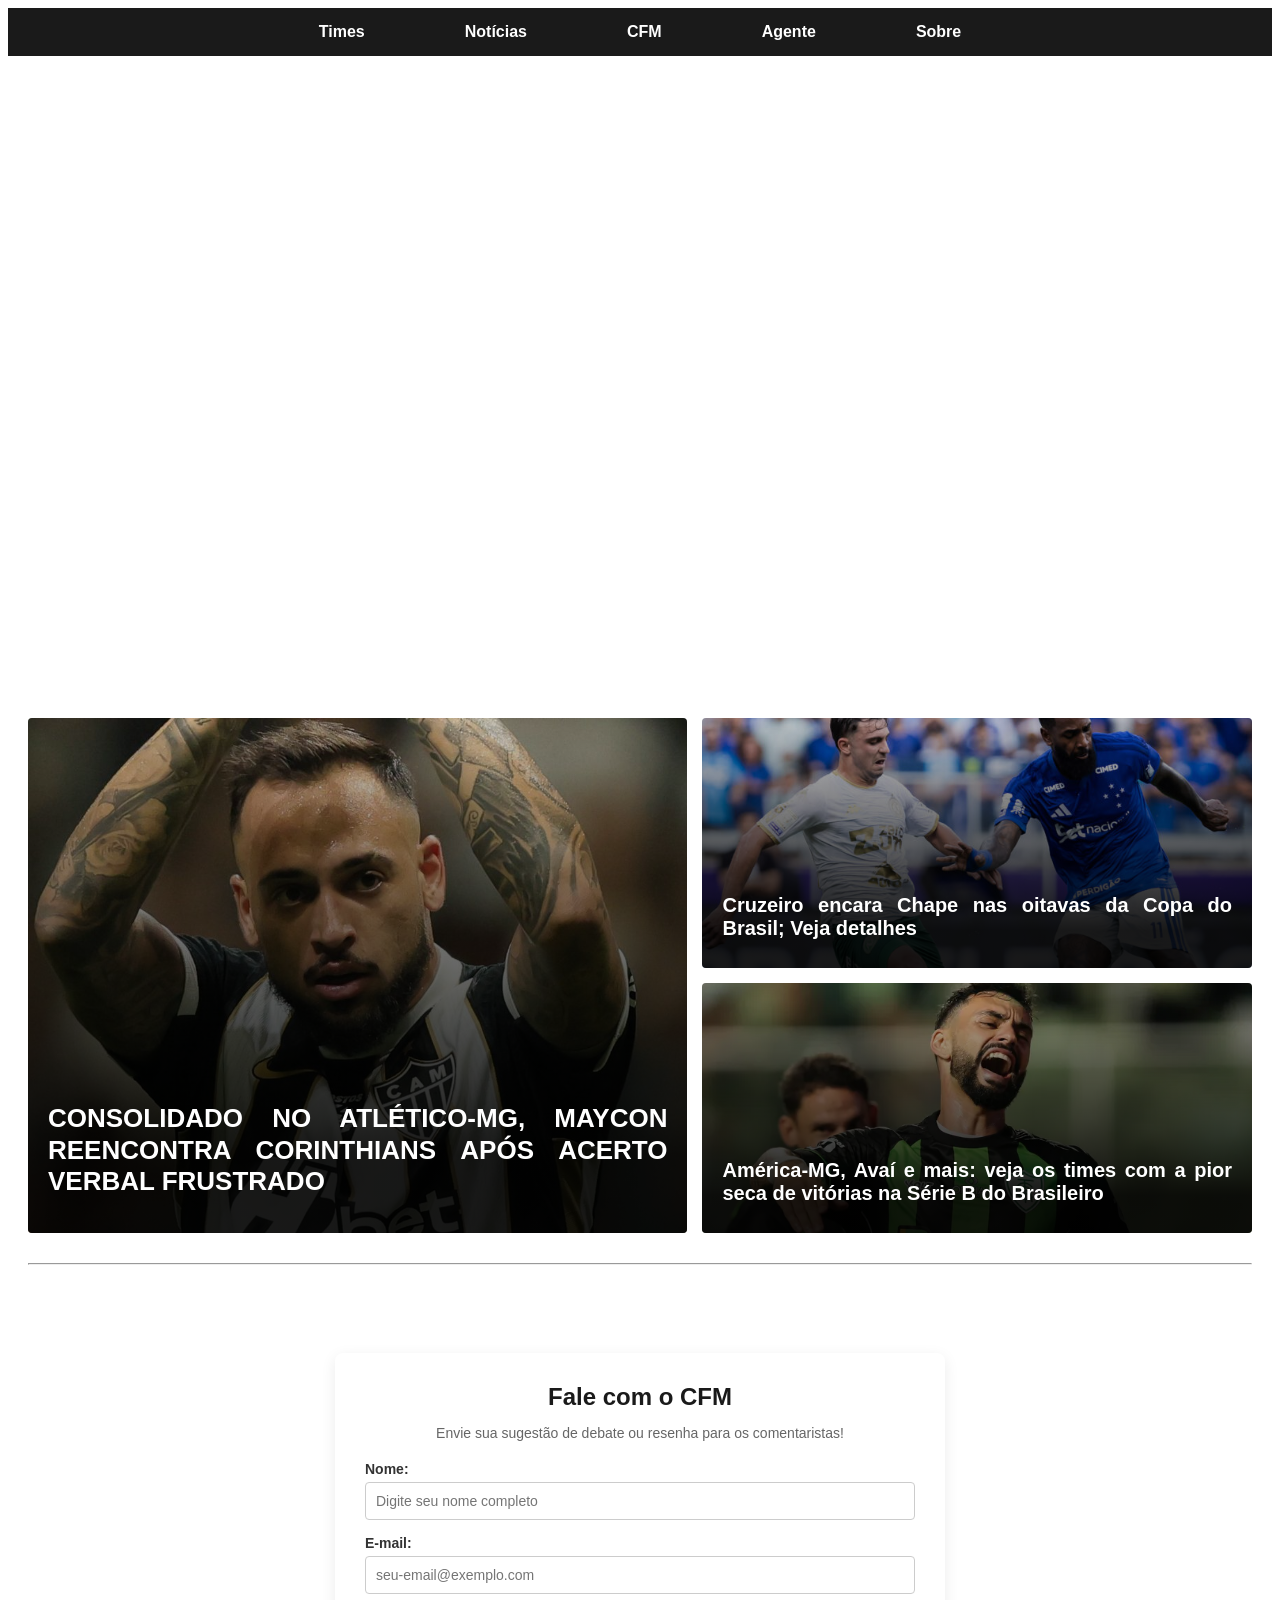
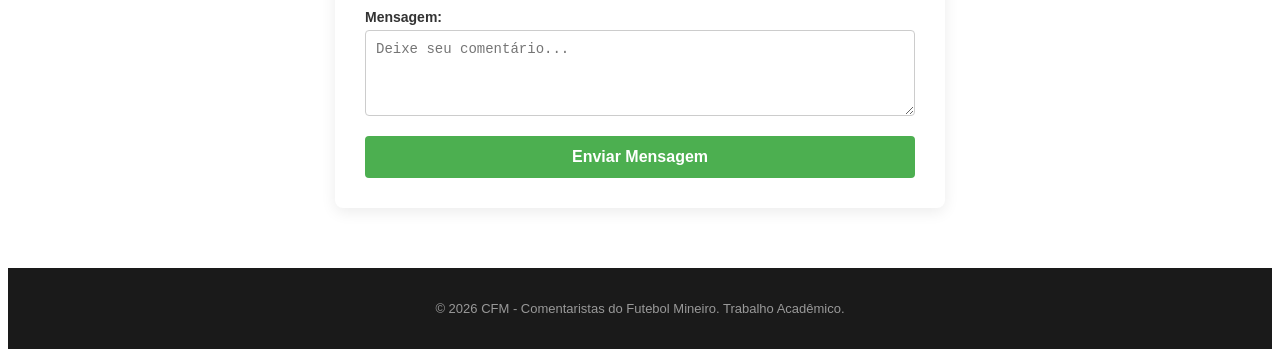
<file: index.html>
<!DOCTYPE html>
<html lang="pt-BR">
<head>
    <meta charset="UTF-8">
    <meta name="viewport" content="width=device-width, initial-scale=1.0">
    <title>CFM-(Comentaristas do Futebol Mineiro)</title>
    <link rel="stylesheet" href="frentedosite.css">
</head>
<body>
    <script>
        window.alert('Olá colega');
    </script>
    <header>
        <nav class="navegação-tela-inicial">
        <a href="times.html" target="_blank" rel="noopener noreferrer">Times</a>
        <a href="noticias.html" target="_blank" rel="noopener noreferrer">Notícias</a>
        <a href="index.html">CFM</a>
        <a href="estatisticas.html" target="_blank" rel="noopener noreferrer">Agente</a>
        <a href="sobre.html" target="_blank" rel="noopener noreferrer">Sobre</a>
        </nav>
    </header>

    <main>
    <div class="texto-pagina-inicial">
    <video src="Videos/Videos dos times.mp4" autoplay loop muted playsinline style="width: 100%; max-width: 1350px; height: auto; display: block; margin: 0 auto;"></video>
        
        <div class="grade-noticias">
            
            <div class="card-noticia grande" style="background-image: url('Imagens/Imagem\ Maycon.jpg');">
                <div class="conteudo-noticia">
                    <h2 class="titulo-noticia">Consolidado no Atlético-MG, Maycon reencontra Corinthians após acerto verbal frustrado</h2>
                    
                    <p class="subtitulo-noticia"></p>
                    <p></p>
                </div>
            </div>

            <div class="card-noticia pequena" style="background-image: url('Imagens/Cruzeiro\ e\ chape.jpg');">
                <div class="conteudo-noticia">
                    <h2 class="titulo-noticia-pequena">Cruzeiro encara Chape nas oitavas da Copa do Brasil; Veja detalhes</h2>
                </div>
            </div>

            <div class="card-noticia pequena" style="background-image: url('Imagens/America.webp');">
                <div class="conteudo-noticia">
                    <h2 class="titulo-noticia-pequena">
América-MG, Avaí e mais: veja os times com a pior seca de vitórias na Série B do Brasileiro</h2>
                    <p class="subtitulo-noticia"></p>
                </div>
            </div>

        </div>
        <hr>
    </main>
<section class="secao-contato">
    <h2>Fale com o CFM</h2>
    <p>Envie sua sugestão de debate ou resenha para os comentaristas!</p>
        
    <form class="formulario-contato">
        <div class="grupo-campo">
            <label for="nome">Nome:</label>
            <input type="text" id="nome" name="nome" placeholder="Digite seu nome completo" required>
            </div>
            
            <div class="grupo-campo">
                <label for="email">E-mail:</label>
                <input type="email" id="email" name="email" placeholder="seu-email@exemplo.com" required>
            </div>
            
            <div class="grupo-campo">
                <label for="mensagem">Mensagem:</label>
                <textarea id="mensagem" name="mensagem" rows="4" placeholder="Deixe seu comentário..." required></textarea>
            </div>
            
            <button type="submit" class="botao-enviar">Enviar Mensagem</button>
        </form>
    </section>

    <footer class="rodape-site">
        <p>&copy; 2026 CFM - Comentaristas do Futebol Mineiro. Trabalho Acadêmico.</p>
    </footer>
</body>
</html>
</file>
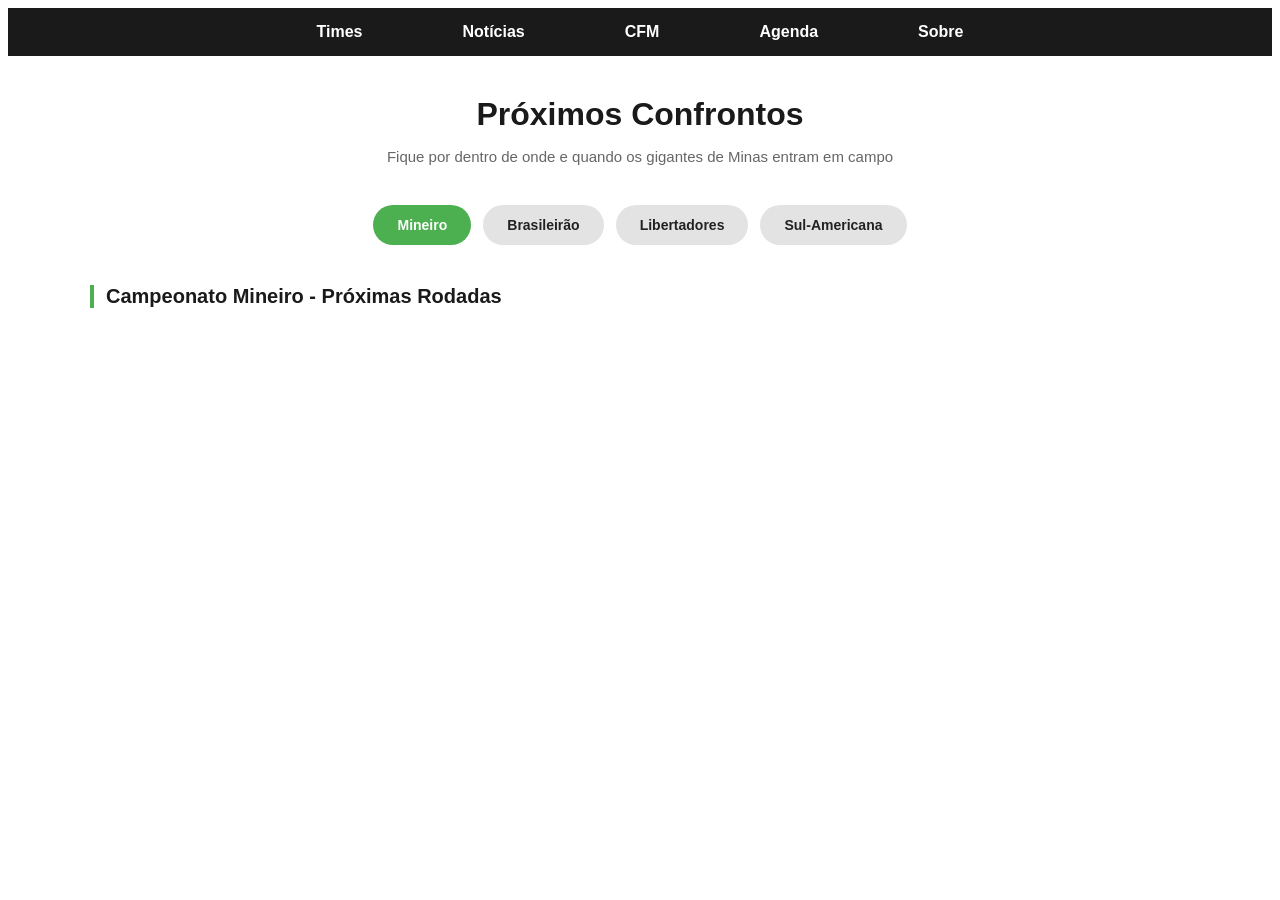
<file: estatisticas.html>
<!DOCTYPE html>
<html lang="pt-BR">
<head>
    <meta charset="UTF-8">
    <meta name="viewport" content="width=device-width, initial-scale=1.0">
    <title>Agenda de Jogos - CFM</title>
    <link rel="stylesheet" href="frentedosite.css">
    <link rel="stylesheet" href="estatisticas.css">
</head>
<body>

    <header>
        <nav class="navegação-tela-inicial">
            <a href="times.html" target="_blank" rel="noopener noreferrer">Times</a>
            <a href="noticias.html" target="_blank" rel="noopener noreferrer">Notícias</a>
            <a href="index.html">CFM</a>
            <a href="estatisticas.html" target="_blank" rel="noopener noreferrer">Agenda</a>
            <a href="sobre.html" target="_blank" rel="noopener noreferrer">Sobre</a>
        </nav>
    </header>

    <main class="container-agenda">
        <h1 class="titulo-agenda">Próximos Confrontos</h1>
        <p class="subtitulo-agenda">Fique por dentro de onde e quando os gigantes de Minas entram em campo</p>
        
        <div class="botoes-campeonatos">
            <button class="btn-camp ativo" onclick="mudarCampeonato('mineiro')">Mineiro</button>
            <button class="btn-camp" onclick="mudarCampeonato('brasileirao')">Brasileirão</button>
            <button class="btn-camp" onclick="mudarCampeonato('libertadores')">Libertadores</button>
            <button class="btn-camp" onclick="mudarCampeonato('sudamericana')">Sul-Americana</button>
        </div>

        <div id="mineiro" class="agenda-container ativa">
            <h2>Campeonato Mineiro - Próximas Rodadas</h2>
        </div>

        <div id="brasileirao" class="agenda-container">
            <h2>Campeonato Brasileiro</h2>
            <div class="grade-jogos">
                <div class="card-jogo">
                    <div class="info-campeonato">Série A - Rodada 18</div>
                    <div class="confronto">
                        <span class="time-mandante">Cruzeiro</span>
                        <span class="X">X</span>
                        <span class="time-visitante">Fluminense</span>
                    </div>
                    <div class="detalhes-jogo">Domingo, 31/05 - 20:30h</div>
                </div>
                <div class="card-jogo">
                    <div class="info-campeonato">Série A - Rodada 18</div>
                    <div class="confronto">
                        <span class="time-mandante">Vasco</span>
                        <span class="X">X</span>
                        <span class="time-visitante">Atlético-MG</span>
                    </div>
                    <div class="detalhes-jogo">Domingo, 31/05 - 16:00h</div>
                </div>
            </div>
        </div>

        <div id="libertadores" class="agenda-container">
            <h2>Conmebol Libertadores</h2>
            <div class="grade-jogos">
                <div class="card-jogo internacional">
                    <div class="info-campeonato">Fase de Grupo</div>
                    <div class="confronto">
                        <span class="time-mandante">Cruzeiro</span>
                        <span class="X">X</span>
                        <span class="time-visitante">Barcelona SC</span>
                    </div>
                    <div class="detalhes-jogo">Quinta-Feira, 28/05 - 21:30h</div>
                </div>
                <div class="card-jogo sem-jogo">
                    <p>América e Atletico Mineiro não possuem partidas agendadas nesta competição.</p>
                </div>
            </div>
        </div>

        <div id="sudamericana" class="agenda-container">
            <h2>Conmebol Sudamericana</h2>
            <div class="grade-jogos">
                <div class="card-jogo internacional">
                    <div class="info-campeonato">Fase de Grupo</div>
                    <div class="confronto">
                        <span class="time-mandante">Atletico Mineiro</span>
                        <span class="X">X</span>
                        <span class="time-visitante">Puerto Cabello</span>
                    </div>
                    <div class="detalhes-jogo">Quarta-feira, 27/05 - 19:00h</div>
                </div>
                <div class="card-jogo sem-jogo">
                    <p>Cruzeiro e América não possuem partidas agendadas nesta competição.</p>
                </div>
            </div>
        </div>
    </main>

    <script>
        function mudarCampeonato(idCampeonato) {
            // Esconde todos os blocos de jogos
            const blocos = document.querySelectorAll('.agenda-container');
            blocos.forEach(bloco => bloco.classList.remove('ativa'));

            // Remove a marcação verde do botão antigo
            const botoes = document.querySelectorAll('.btn-camp');
            botoes.forEach(botao => botao.classList.remove('ativo'));

            // Mostra o bloco selecionado e pinta o botão de verde
            document.getElementById(idCampeonato).classList.add('ativa');
            event.currentTarget.classList.add('ativo');
        }
    </script>

</body>
</html>
</file>
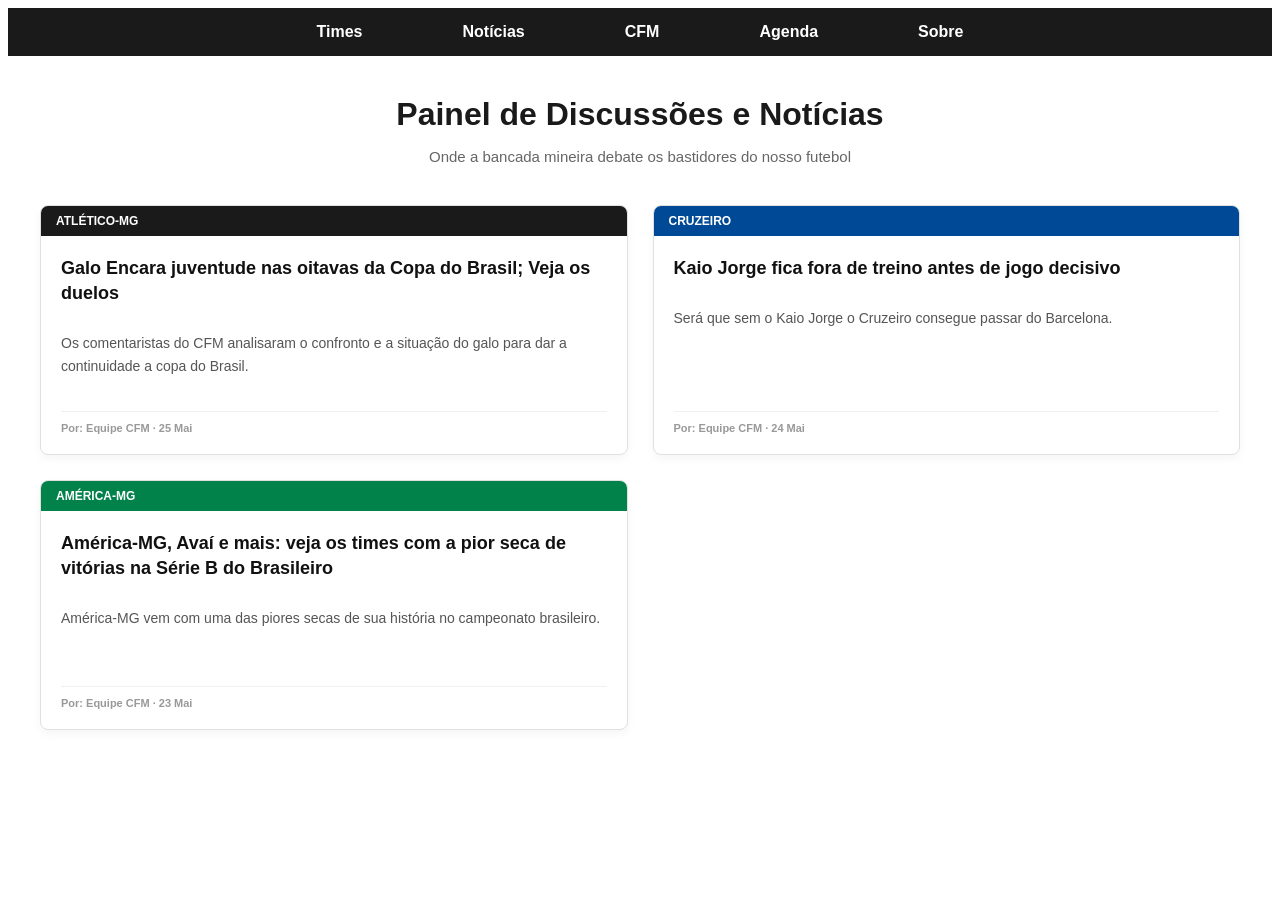
<file: noticias.html>
<!DOCTYPE html>
<html lang="pt-BR">
<head>
    <meta charset="UTF-8">
    <meta name="viewport" content="width=device-width, initial-scale=1.0">
    <title>Notícias e Resenhas - CFM</title>
    <link rel="stylesheet" href="frentedosite.css">
    <link rel="stylesheet" href="noticias.css">
</head>
<body>

    <header>
        <nav class="navegação-tela-inicial">
            <a href="times.html" target="_blank" rel="noopener noreferrer">Times</a>
            <a href="noticias.html" target="_blank" rel="noopener noreferrer">Notícias</a>
            <a href="index.html">CFM</a>
            <a href="estatisticas.html" target="_blank" rel="noopener noreferrer">Agenda</a>
            <a href="sobre.html" target="_blank" rel="noopener noreferrer">Sobre</a>
        </nav>
    </header>

    <main class="container-noticias">
        <h1 class="titulo-pagina-noticias">Painel de Discussões e Notícias</h1>
        <p class="subtitulo-noticias">Onde a bancada mineira debate os bastidores do nosso futebol</p>

        <section class="grade-noticias">
            
            <article class="card-noticias">
                <div class="categoria galo">Atlético-MG</div>
                <div class="conteudo-card">
                    <h3>
                        <a href="https://ge.globo.com/futebol/copa-do-brasil/noticia/2026/05/26/copa-do-brasil-2026-veja-os-confrontos-das-oitavas-de-final.ghtml" target="_blank" rel="noopener noreferrer" class="link-noticia-titulo">
                            Galo Encara juventude nas oitavas da Copa do Brasil; Veja os duelos
                        </a>
                    </h3>
                    <p>Os comentaristas do CFM analisaram o confronto e a situação do galo para dar a continuidade a copa do Brasil.</p>
                    <span class="autor-data">Por: Equipe CFM · 25 Mai</span>
                </div>
            </article>

            <article class="card-noticias">
                <div class="categoria raposa">Cruzeiro</div>
                <div class="conteudo-card">
                    <h3>
                        <a href="https://ge.globo.com/futebol/times/cruzeiro/noticia/2026/05/26/cruzeiro-x-barcelona-equ-kaio-jorge-fica-fora-de-treino-antes-de-jogo-decisivo.ghtml" target="_blank" rel="noopener noreferrer" class="link-noticia-titulo">
                            Kaio Jorge fica fora de treino antes de jogo decisivo
                        </a>
                    </h3>
                    <p>Será que sem o Kaio Jorge o Cruzeiro consegue passar do Barcelona.</p>
                    <span class="autor-data">Por: Equipe CFM · 24 Mai</span>
                </div>
            </article>

            <article class="card-noticias">
                <div class="categoria coelho">América-MG</div>
                <div class="conteudo-card">
                    <h3>
                        <a href="https://ge.globo.com/sc/futebol/brasileirao-serie-b/noticia/2026/05/26/america-mg-avai-e-mais-veja-os-times-com-a-pior-seca-de-vitorias-na-serie-b-do-brasileiro.ghtml" target="_blank" rel="noopener noreferrer" class="link-noticia-titulo">
                            América-MG, Avaí e mais: veja os times com a pior seca de vitórias na Série B do Brasileiro
                        </a>
                    </h3>
                    <p>América-MG vem com uma das piores secas de sua história no campeonato brasileiro.</p>
                    <span class="autor-data">Por: Equipe CFM · 23 Mai</span>
                </div>
            </article>

           

        </section>
    </main>

</body>
</html>
</file>
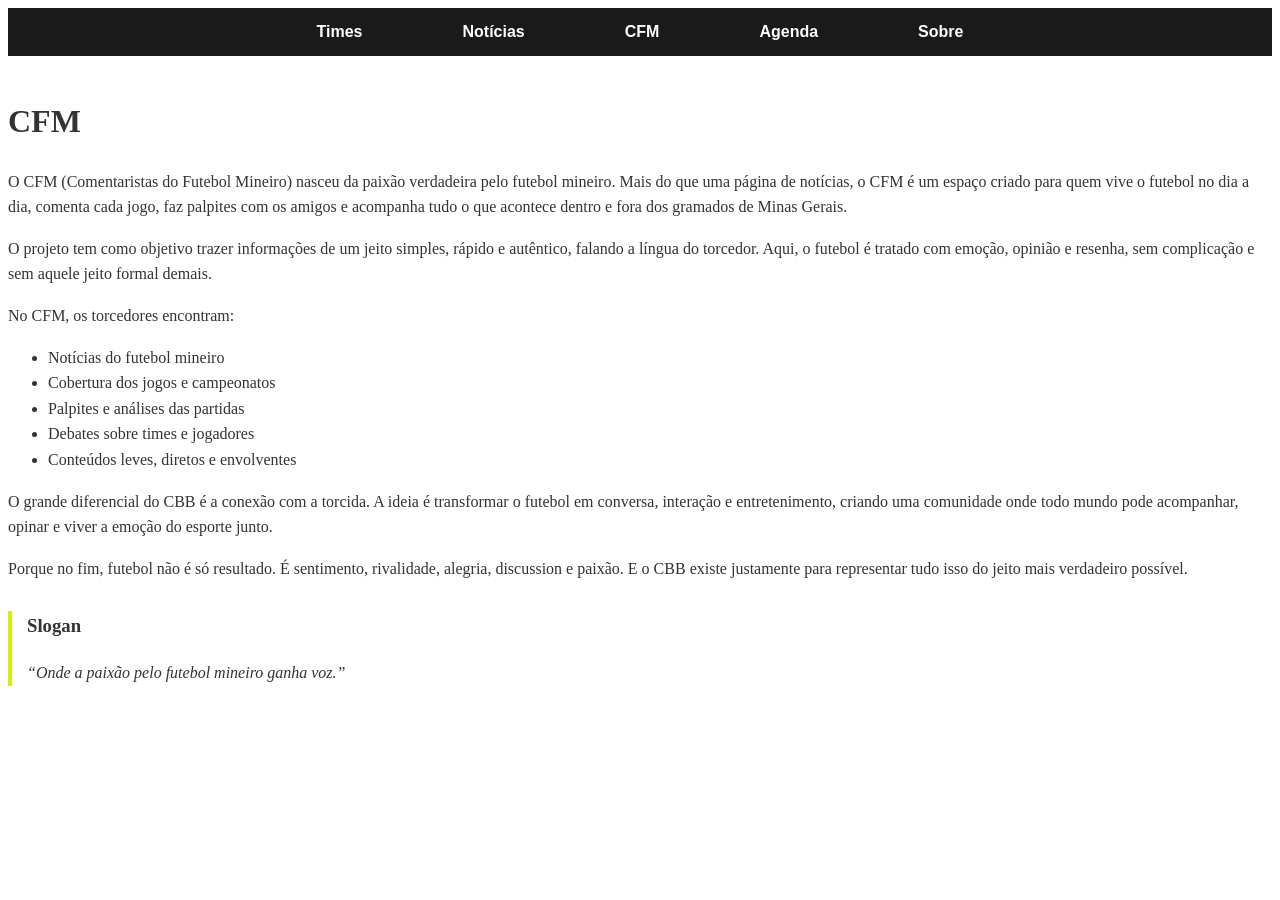
<file: sobre.html>
<!DOCTYPE html>
<html lang="en">
<head>
    <meta charset="UTF-8">
    <meta name="viewport" content="width=device-width, initial-scale=1.0">
    <title>Document</title>
    <link rel="stylesheet" href="frentedosite.css">
</head>
<body>
    <header>
        <nav class="navegação-tela-inicial">
        <a href="times.html" target="_blank" rel="noopener noreferrer">Times</a>
        <a href="noticias.html" target="_blank" rel="noopener noreferrer">Notícias</a>
        <a href="index.html">CFM</a>
        <a href="estatisticas.html" target="_blank" rel="noopener noreferrer">Agenda</a>
        <a href="sobre.html" target="_blank" rel="noopener noreferrer">Sobre</a>
        </nav>
    </header>

    <div class="sobre-conteudo">
        <h1>CFM</h1>
            <p>O CFM (Comentaristas do Futebol Mineiro) nasceu da paixão verdadeira pelo futebol mineiro. Mais do que uma página de notícias, o CFM é um espaço criado para quem vive o futebol no dia a dia, comenta cada jogo, faz palpites com os amigos e acompanha tudo o que acontece dentro e fora dos gramados de Minas Gerais.</p>

            <p>O projeto tem como objetivo trazer informações de um jeito simples, rápido e autêntico, falando a língua do torcedor. Aqui, o futebol é tratado com emoção, opinião e resenha, sem complicação e sem aquele jeito formal demais.</p>

            <p>No CFM, os torcedores encontram:</p>

            <ul>
                <li>Notícias do futebol mineiro</li>
                <li>Cobertura dos jogos e campeonatos</li>
                <li>Palpites e análises das partidas</li>
                <li>Debates sobre times e jogadores</li>
                <li>Conteúdos leves, diretos e envolventes</li>
            </ul>

            <p>O grande diferencial do CBB é a conexão com a torcida. A ideia é transformar o futebol em conversa, interação e entretenimento, criando uma comunidade onde todo mundo pode acompanhar, opinar e viver a emoção do esporte junto.</p>

            <p>Porque no fim, futebol não é só resultado. É sentimento, rivalidade, alegria, discussion e paixão. E o CBB existe justamente para representar tudo isso do jeito mais verdadeiro possível.</p>

            <div class="slogan-section">
                <h3>Slogan</h3>
                <p><em>“Onde a paixão pelo futebol mineiro ganha voz.”</em></p>
            </div>
        </div>
    </div>
</body>
</html>
</file>
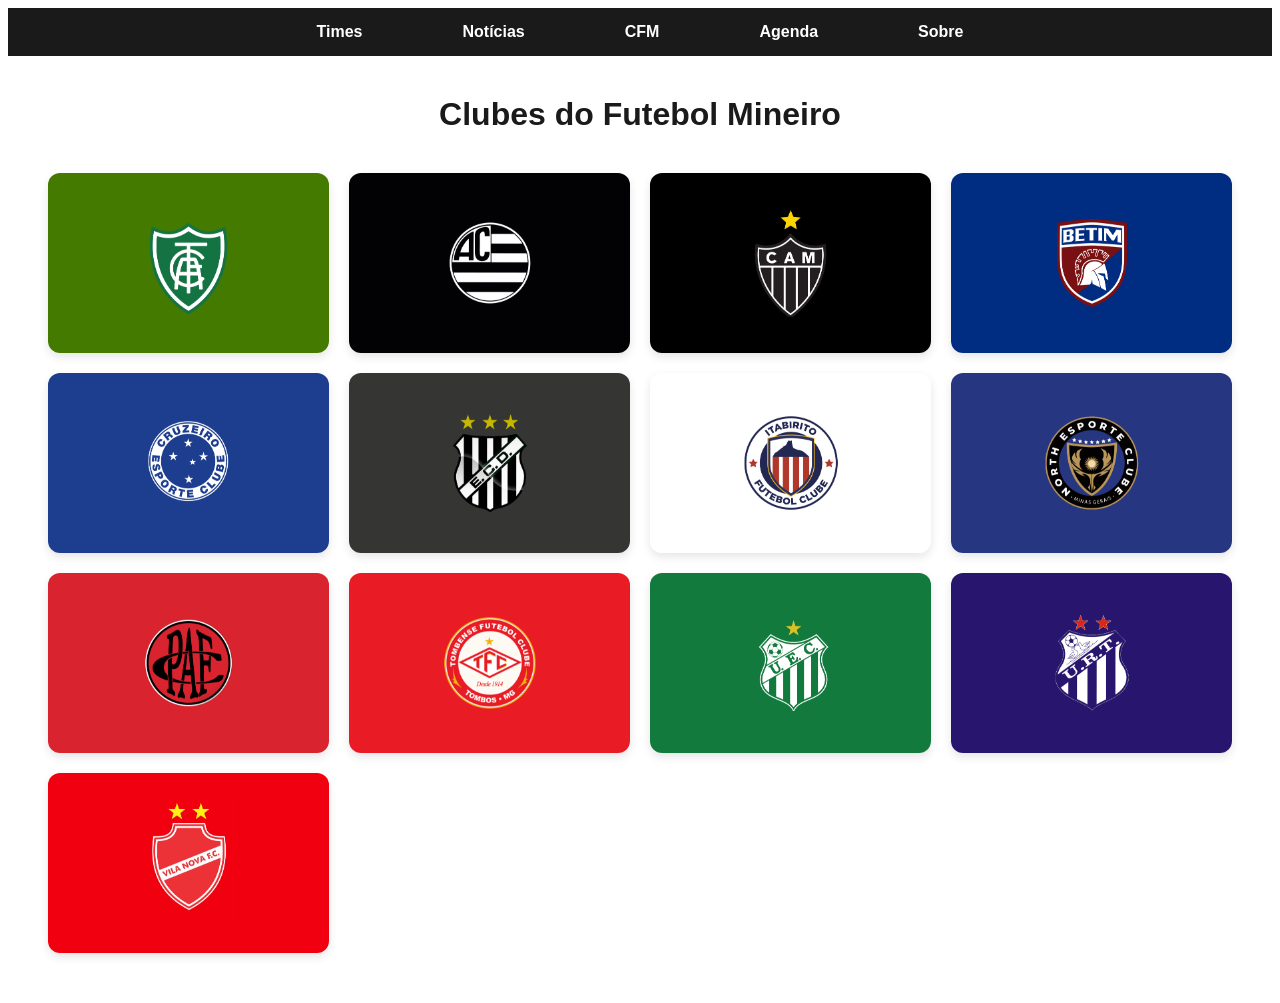
<file: times.html>
<!DOCTYPE html>
<html lang="pt-BR">
<head>
    <meta charset="UTF-8">
    <meta name="viewport" content="width=device-width, initial-scale=1.0">
    <title>Times - CFM</title>
    <link rel="stylesheet" href="times.css">
</head>
<body>
    <header>
        <nav class="navegação-tela-inicial">
        <a href="times.html" target="_blank" rel="noopener noreferrer">Times</a>
        <a href="noticias.html" target="_blank" rel="noopener noreferrer">Notícias</a>
        <a href="index.html">CFM</a>
        <a href="estatisticas.html" target="_blank" rel="noopener noreferrer">Agenda</a>
        <a href="sobre.html" target="_blank" rel="noopener noreferrer">Sobre</a>
        </nav>
    </header>

    <div class="container-times-pagina">
        
        <h1 class="titulo-pagina-times">Clubes do Futebol Mineiro</h1>

        <div class="grade-clubes">
            
            <a href="clubes/atletico.html" class="card-clube" data-nome="América-MG">
                <img src="Imagens/America M.png" alt="Escudo do América-MG">
            </a>

            <a href="clubes/america.html" class="card-clube" data-nome="Athletic Club">
                <img src="Imagens/Athletic C.png" alt="Escudo do Athletic Club">
            </a>

            <a href="clubes/cruzeiro.html" class="card-clube" data-nome="Atlético-MG">
                <img src="Imagens/Atletico M.png" alt="Escudo do Atlético-MG">
            </a>

            <a href="clubes/villa-nova.html" class="card-clube" data-nome="Betim">
                <img src="Imagens/Betim.png" alt="Escudo do Betim">
            </a>

            <a href="clubes/uberlandia.html" class="card-clube" data-nome="Cruzeiro">
                <img src="Imagens/Cruzeiro.png" alt="Escudo do Cruzeiro">
            </a>

            <a href="clubes/pouso-alegre.html" class="card-clube" data-nome="Democrata GV">
                <img src="Imagens/Democrata.png" alt="Escudo do Democrata GV">
            </a>

            <a href="clubes/atletico.html" class="card-clube" data-nome="Itabirito">
                <img src="Imagens/Itabirito.png" alt="Escudo do Itabirito">
            </a>

            <a href="clubes/atletico.html" class="card-clube" data-nome="North">
                <img src="Imagens/North.png" alt="Escudo do North">
            </a>

            <a href="clubes/atletico.html" class="card-clube" data-nome="Pouso Alegre">
                <img src="Imagens/Pouso A.png" alt="Escudo do Pouso Alegre">
            </a>

            <a href="clubes/atletico.html" class="card-clube" data-nome="Tombense">
                <img src="Imagens/Tombense.png" alt="Escudo do Tombense">
            </a>

            <a href="clubes/atletico.html" class="card-clube" data-nome="Uberlândia">
                <img src="Imagens/Uberlandia.png" alt="Escudo do Uberlândia">
            </a>

            <a href="clubes/atletico.html" class="card-clube" data-nome="URT">
                <img src="Imagens/URT.png" alt="Escudo do URT">
            </a>

            <a href="clubes/atletico.html" class="card-clube" data-nome="Vila Nova">
                <img src="Imagens/Vila N.png" alt="Escudo do Vila Nova">
            </a>

        </div>
    </div>

</body>
</html>
</file>
<file: frentedosite.css>
/* ==========================================================================
   ESTILOS GLOBAIS E ELEMENTOS ORIGINAIS AJUSTADOS
   ========================================================================== */

/* Estilização do cabeçalho de título principal do site */
.titulo-principal {
    /* Cria um fundo com listras verticais rígidas divididas proporcionalmente em Preto, Verde e Azul */
    background: linear-gradient(to bottom, black 0%, black 33%, green 33%, green 66%, blue 66%, blue 100%);
    color: white;            /* Deixa a cor das letras do título em branco */
    padding: 20px;           /* Adiciona um preenchimento interno para dar altura ao bloco */
    text-align: center;      /* Centraliza o texto do título principal na tela */
}

/* ==========================================================================
   MENU DE NAVEGAÇÃO SUPERIOR GLOBAL
   ========================================================================== */

/* Configurações da barra de menu que fica no topo da tela */
.navegação-tela-inicial {
    display: flex;           /* Flexbox: Alinha os links do menu lado a lado horizontalmente */
    align-items: center;     /* Alinha os links verticalmente pelo centro da barra */
    justify-content: center; /* Centraliza o conjunto de links horizontalmente na tela */
    font-family: Arial, Helvetica, sans-serif; /* Define as fontes padrões sem serifa do menu */
    gap: 100px;              /* Espaçamento grande e fixo de 100px entre um link e outro */
    padding: 15px;           /* Preenchimento interno para dar altura à barra de menu */
    background-color: #1a1a1a; /* Fundo cinza escuro/preto para destacar o menu do resto do site */
}

/* Estilo padrão das tags de links de navegação dentro do menu */
.navegação-tela-inicial a {
    color: white;            /* Texto dos links em cor branca */
    text-decoration: none;   /* Remove o sublinhado padrão que o navegador coloca em links */
    font-weight: bold;       /* Deixa o texto dos botões do menu em negrito */
}

/* Efeito visual acionado quando o usuário passa o mouse por cima do link */
.navegação-tela-inicial a:hover {
    color: #e90b0b;          /* Altera a cor do texto para vermelho (Nota: o comentário original citava verde, mas a cor é vermelha) */
}

/* ==========================================================================
   BLOCO DE CONTEÚDO INSTITUCIONAL (TEXTOS DA HOME / SOBRE)
   ========================================================================== */

/* Layout e alinhamento do bloco de texto principal da página inicial */
.texto-pagina-inicial {
    font-family: Arial, Helvetica, sans-serif; /* Define a família de fontes para leitura */
    text-align: justify;     /* Distribui as linhas de texto preenchendo as margens esquerda e direita uniformemente */
    max-width: 1350px;       /* Limita a largura do texto em telas muito grandes para não cansar a vista */
    margin: 0 auto;          /* Zera as margens verticais e centraliza o bloco na horizontal */
    padding: 20px;           /* Respiro interno para o texto não colar nas bordas do navegador */
}

/* Margem e espaçamento da seção institucional Sobre */
.sobre-conteudo {
    margin-top: 40px;        /* Afasta o bloco do elemento posicionado logo acima */
    line-height: 1.6;        /* Melhora a legibilidade aumentando o espaçamento entre as linhas do texto */
    color: #333;             /* Define um tom de cinza escuro para os parágrafos */
}

/* Destaque visual para o Slogan do portal */
.slogan-section {
    margin-top: 30px;        /* Espaço superior para afastar do texto anterior */
    border-left: 4px solid rgb(215, 238, 11); /* Cria uma barra vertical grossa em tom verde-limão/amarelo à esquerda */
    padding-left: 15px;      /* Empurra o texto para a direita, evitando que ele cole na barra decorativa */
}

/* ==========================================================================
   CRITÉRIO OBRIGATÓRIO: SISTEMA DE GRADE DE NOTÍCIAS (ESTILO GE / PORTAIS)
   ========================================================================== */

/* Container geral da home que monta o mosaico de notícias usando CSS Grid */
.grade-noticias {
    display: grid;           /* Ativa as regras do CSS Grid */
    grid-template-columns: 1.2fr 1fr; /* Divide em duas colunas, sendo a da esquerda (1.2fr) um pouco maior que a da direita (1fr) */
    grid-template-rows: 250px 250px; /* Define duas linhas de altura fixa com 250px cada para as notícias menores */
    gap: 15px;               /* Cria canaletas de espaçamento de 15px separando os blocos da grade */
    margin: 30px auto;       /* Margem de 30px nas extremidades verticais e centraliza na horizontal */
    width: 100%;             /* Garante que o grid ocupe toda a largura do seu container pai */
}

/* Configuração estrutural comum aplicada a todos os cards de notícia da home */
.card-noticia {
    background-size: cover;  /* Faz com que a imagem de fundo preencha todo o espaço do card sem distorcer */
    background-position: center; /* Centraliza a imagem de fundo verticalmente e horizontalmente */
    position: relative;      /* Permite posicionar elementos de forma absoluta dentro dele (como o degradê e textos) */
    border-radius: 4px;      /* Suaviza as pontas do card com um arredondamento leve */
    overflow: hidden;        /* Impede que o efeito de degradê ou imagens ultrapassem os cantos arredondados */
    display: flex;           /* Ativa Flexbox interno no card */
    align-items: flex-end;   /* Joga as caixas de texto fixas na base inferior do cartão */
}

/* Pseudo-elemento que injeta uma película escura em degradê sobre a foto de fundo */
.card-noticia::before {
    content: "";             /* Obrigatório para inicializar o pseudo-elemento */
    position: absolute;      /* Desliga o elemento do fluxo e fixa ele cobrindo as bordas do card */
    top: 0; left: 0;         /* Alinha no canto superior esquerdo */
    width: 100%; height: 100%; /* Estica a película por toda a largura e altura do card */
    /* Cria uma sombra preta densa na base (0.9) que vai clareando suavemente até o topo (0.2) para dar leitura ao texto branco */
    background: linear-gradient(to top, rgba(0, 0, 0, 0.9) 15%, rgba(0, 0, 0, 0.2) 100%);
    z-index: 1;              /* Posiciona a película acima da imagem, mas abaixo dos textos reais */
}

/* Bloco que agrupa os textos (títulos e resumos) da notícia */
.conteudo-noticia {
    position: relative;      /* Torna o elemento independente do fluxo absoluto da película */
    z-index: 2;              /* Força o texto a ficar na camada mais alta, em cima da sombra escura */
    color: white;            /* Força todas as fontes internas a ficarem brancas */
    padding: 20px;           /* Afasta o texto das extremidades do card de notícia */
    width: 100%;             /* Garante que a caixa de texto utilize toda a largura disponível */
}

/* Regras específicas dedicadas apenas ao Card de Notícia Principal (GRANDE) */
.card-noticia.grande {
    grid-column: 1;          /* Determina que este card ocupará obrigatoriamente a primeira coluna da esquerda */
    grid-row: 1 / span 2;    /* Alinha o card na linha 1 e faz ele se esticar cobrindo o espaço de duas linhas do grid */
    height: 515px;           /* Define a altura exata para se igualar à soma das duas pequenas (250+250) + o gap (15) */
}

/* Configurações tipográficas do título da Notícia Grande */
.titulo-noticia {
    font-size: 26px;         /* Fonte grande de destaque do portal */
    font-weight: 800;         /* Peso de fonte ultra-negrito (estilo manchete jornalística) */
    text-transform: uppercase; /* Converte automaticamente todas as letras do título em maiúsculas */
    margin: 0 0 10px 0;      /* Zera as margens laterais/superior e adiciona 10px de espaçamento inferior */
    line-height: 1.2;        /* Aproxima as linhas do título para não espalhar o texto */
}

/* Configurações do subtítulo descritivo da Notícia Grande */
.subtitulo-noticia {
    font-size: 14px;         /* Tamanho padrão menor para texto de apoio */
    color: #d1d1d1;          /* Tom cinza claro para diferenciar da cor branca do título principal */
    margin: 0;               /* Zera todas as margens externas padrão */
    line-height: 1.4;        /* Define uma altura de linha confortável para a leitura do resumo */
}

/* Regras específicas dedicadas aos Cards de Notícias Secundários (PEQUENAS) */
.card-noticia.pequena {
    grid-column: 2;          /* Obriga estes cartões a ficarem empilhados na segunda coluna (direita) */
    height: 250px;           /* Altura fixa padrão para as chamadas menores */
}

/* Configurações do título das notícias secundárias */
.titulo-noticia-pequena {
    font-size: 20px;         /* Tamanho intermediário menor que o da manchete principal */
    font-weight: 700;         /* Peso em negrito acentuado */
    margin: 0 0 8px 0;       /* Margem inferior de 8px para afastar da listagem ou resumo abaixo */
}

/* Lista de marcadores/links internos de apoio em notícias pequenas */
.lista-noticias-pequena {
    margin: 0;               /* Zera os espaçamentos externos da lista */
    padding-left: 15px;      /* Cria o recuo padrão para o alinhamento dos pontos marcadores */
    font-size: 13px;         /* Fonte reduzida para blocos compactos de links */
    color: #e0e0e0;          /* Cor cinza esbranquiçada */
}

/* Media Query: Aplica adaptações quando o dispositivo tem largura de tela de até 768px */
@media (max-width: 768px) {
    .grade-noticias {
        grid-template-columns: 1fr; /* Desfaz as duas colunas do Grid, colando os cards em 1 coluna única vertical */
        grid-template-rows: auto;   /* Permite que o tamanho das linhas seja definido pelo conteúdo automaticamente */
    }
    .card-noticia.grande {
        height: 350px;       /* Encurta a altura do card principal para não sumir com a tela do celular */
    }
    .card-noticia.pequena {
        grid-column: 1;      /* Força os cards da direita a irem para a coluna única centralizada */
        height: 220px;       /* Ajusta a altura deles para ficarem mais proporcionais em telas mobile */
    }
    .navegação-tela-inicial {
        gap: 20px;           /* Reduz drasticamente o espaçamento do menu para os links caberem no celular sem sumir */
    }
}

/* ==========================================================================
   SEÇÃO DE CONTATO (FORMULÁRIO DE FEEDBACK / COMPLEMENTO DO PROJETO)
   ========================================================================== */

/* Bloco centralizado que envelopa a área do formulário de contato */
.secao-contato {
    max-width: 550px;        /* Limita a largura para o formulário ficar estreito e elegante */
    margin: 60px auto;       /* Margem grande de 60px para isolar das seções e centraliza na tela */
    padding: 30px;           /* Espaço interno generoso para os inputs respirarem dentro da caixa */
    background-color: #ffffff; /* Fundo totalmente branco */
    border-radius: 8px;      /* Cantos suavizados do painel de contato */
    box-shadow: 0 4px 15px rgba(0,0,0,0.08); /* Sombra suave para dar efeito de relevo sobre o fundo */
    font-family: Arial, sans-serif; /* Garante a padronização das fontes dos formulários */
}

/* Título interno da seção de Contato */
.secao-contato h2 {
    text-align: center;      /* Centraliza o título no topo do bloco */
    color: #1a1a1a;          /* Cor preta sólida */
    margin-top: 0;           /* Zera a margem superior nativa */
    margin-bottom: 5px;      /* Aproxima o título do parágrafo explicativo logo abaixo */
}

/* Texto descritivo da seção de contato */
.secao-contato p {
    text-align: center;      /* Centraliza o texto explicativo */
    color: #666;             /* Tom cinza fosco discreto */
    margin-bottom: 20px;     /* Afasta o texto do primeiro campo do formulário */
    font-size: 14px;         /* Tamanho confortável para instruções */
}

/* CRITÉRIO OBRIGATÓRIO: Organização do formulário em linha reta usando Flexbox */
.formulario-contato {
    display: flex;           /* Ativa o Flexbox no formulário */
    flex-direction: column;  /* Força todos os campos a ficarem empilhados verticalmente um sob o outro */
    gap: 15px;               /* Define a distância fixa de 15px isolando cada campo */
}

/* Pequeno bloco agrupando a Label correspondente e seu Input */
.grupo-campo {
    display: flex;           /* Ativa o Flexbox interno */
    flex-direction: column;  /* Coloca a Label em cima do seu respectivo campo de preenchimento */
    gap: 5px;                /* Distância sutil de 5px entre o texto e a caixinha */
}

/* Estilização dos textos das etiquetas (Labels) */
.grupo-campo label {
    font-weight: bold;       /* Deixa as indicações dos campos em negrito */
    color: #333;             /* Cor cinza grafite escuro */
    font-size: 14px;
}

/* Padronização visual de todas as caixas de texto (inputs de linha única e caixas de mensagem) */
.grupo-campo input, 
.grupo-campo textarea {
    padding: 10px;           /* Espaçamento interno para os textos digitados não ficarem colados nas bordas */
    border: 1px solid #ccc;  /* Linha fina cinza claro delimitando as áreas das caixas */
    border-radius: 4px;      /* Arredonda levemente os cantos internos das caixas */
    font-size: 14px;         /* Tamanho da fonte que o usuário enxerga enquanto digita */
}

/* Estilização do botão de envio do formulário */
.botao-enviar {
    background-color: #4caf50; /* Aplica a coloração verde padrão de validação */
    color: white;            /* Texto interno do botão em cor branca */
    border: none;            /* Remove as bordas padrão mecânicas de botões do navegador */
    padding: 12px;           /* Preenchimento vertical e horizontal para dar clique ao botão */
    font-size: 16px;         /* Fonte levemente expandida para maior visibilidade */
    font-weight: bold;       /* Força o termo 'Enviar' a ficar em negrito */
    border-radius: 4px;      /* Segue o padrão de cantos levemente arredondados dos inputs */
    cursor: pointer;         /* Muda o ícone do mouse para o indicador de clique ('mãozinha') */
    transition: background-color 0.2s; /* Adiciona suavidade na transição de cor do efeito hover */
    margin-top: 5px;         /* Separa sutilmente o botão do campo de mensagens localizado acima */
}

/* Efeito visual de mudança de cor ao repousar o cursor sobre o botão enviar */
.botao-enviar:hover {
    background-color: #388e3c; /* Transiciona para um tom de verde escuro floresta */
}

/* ==========================================================================
   RODAPÉ FINAL INFORMATIVO DO PORTAL (FOOTER)
   ========================================================================== */

/* Barra escura de encerramento posicionada no limite inferior da página */
.rodape-site {
    background-color: #1a1a1a; /* Mantém a mesma tonalidade cinza escura usada no menu superior */
    color: #999;             /* Cor cinza claro/médio para os créditos e direitos autorais */
    text-align: center;      /* Centraliza os textos institucionais e nomes dos alunos */
    padding: 20px;           /* Preenchimento para dar espessura à faixa de rodapé */
    font-size: 13px;         /* Letras pequenas ideais para encerramentos de páginas */
    font-family: Arial, sans-serif; /* Define a fonte padrão limpa do rodapé */
    margin-top: 60px;        /* Garante que o rodapé fique bem afastado e isolado dos blocos superiores */
}
</file>
<file: estatisticas.css>
/* ==========================================================================
   ESTILOS EXCLUSIVOS DA PÁGINA DE JOGOS (AGENDA)
   ========================================================================== */

/* Container principal que centraliza o conteúdo e limita a largura máxima da página */
.container-agenda {
    max-width: 1100px;       /* Evita que o conteúdo estique demais em telas grandes */
    margin: 40px auto;       /* Afasta do topo/rodapé e centraliza horizontalmente */
    padding: 0 30px;         /* Cria um respiro interno nas laterais */
    font-family: Arial, sans-serif; /* Define a fonte padrão limpa da página */
}

/* Estilização do título principal da página */
.titulo-agenda {
    text-align: center;      /* Centraliza o texto */
    color: #1a1a1a;          /* Define um tom de preto quase puro */
    font-size: 32px;         /* Define o tamanho de destaque do título */
    margin-bottom: 5px;      /* Reduz o espaço abaixo dele para aproximar o subtítulo */
}

/* Estilização do texto de apoio (subtítulo) */
.subtitulo-agenda {
    text-align: center;      /* Centraliza o texto */
    color: #666;             /* Define uma cor cinza intermediária */
    margin-bottom: 40px;     /* Afasta o subtítulo dos botões abaixo */
    font-size: 15px;         /* Tamanho de fonte padrão para leitura confortável */
}

/* ==========================================================================
   CONTROLES DE SELEÇÃO (BOTÕES / ABAS)
   ========================================================================== */

/* Container que envolve os botões redondos */
.botoes-campeonatos {
    display: flex;           /* Flexbox: Alinha os botões em linha horizontal */
    justify-content: center; /* Centraliza o grupo de botões na tela */
    gap: 12px;               /* Cria um espaçamento uniforme entre os botões */
    margin-bottom: 40px;     /* Afasta os botões do início dos blocos de jogos */
    flex-wrap: wrap;         /* CRITÉRIO: Faz os botões quebrarem de linha automaticamente no celular */
}

/* Estilo padrão de cada botão de campeonato */
.btn-camp {
    background-color: #e3e3e3; /* Cor de fundo cinza clara padrão */
    color: #222;               /* Texto em cinza escuro */
    border: none;              /* Remove as bordas padrão de botão do navegador */
    padding: 12px 24px;        /* Espaçamento interno (altura e largura) */
    font-size: 14px;           /* Tamanho do texto interno */
    font-weight: bold;         /* Deixa o texto em negrito */
    border-radius: 25px;       /* Arredonda completamente as laterais dando formato de pílula */
    cursor: pointer;           /* Altera o ponteiro do mouse para a 'mãozinha' de clique */
    transition: all 0.2s ease; /* Cria uma transição suave para efeitos visuais */
}

/* Efeito visual ao passar o mouse por cima do botão */
.btn-camp:hover {
    background-color: #d5d5d5; /* Escurece sutilmente o fundo cinza */
}

/* Estado ativo: Classe aplicada via JavaScript no botão clicado */
.btn-camp.ativo {
    background-color: #4caf50; /* Pinta o botão com o verde oficial do CFM */
    color: white;              /* Muda a cor do texto interno para branco */
}

/* ==========================================================================
   LOGICA DE EXIBIÇÃO E CARDS DE CONFRONTOS
   ========================================================================== */

/* Container geral que abriga os jogos de cada campeonato */
.agenda-container {
    display: none; /* OBRIGATÓRIO: Oculta todos os blocos de campeonatos por padrão */
}

/* Classe de controle aplicada via JavaScript para exibir a aba selecionada */
.agenda-container.ativa {
    display: block; /* Torna o bloco visível instantaneamente na tela */
}

/* Estilização do título interno de cada campeonato (ex: Campeonato Brasileiro) */
.agenda-container h2 {
    font-size: 20px;
    color: #1a1a1a;
    border-left: 4px solid #4caf50; /* Cria um detalhe vertical em verde à esquerda do título */
    padding-left: 12px;             /* Afasta o texto da barra verde */
    margin-bottom: 20px;
}

/* CRITÉRIO OBRIGATÓRIO: Grid que organiza os cartões de jogos */
.grade-jogos {
    display: grid;                  /* Ativa o sistema CSS Grid */
    grid-template-columns: 1fr;     /* Define uma única coluna expandida, empilhando os jogos */
    gap: 15px;                      /* Espaçamento vertical entre um card de jogo e outro */
}

/* Estrutura visual e preenchimento de cada Card de Jogo individual */
.card-jogo {
    background-color: white;        /* Fundo branco limpo para dar contraste */
    border: 1px solid #e0e0e0;      /* Borda cinza bem fina delimitando o quadrado */
    border-radius: 8px;             /* Arredonda os cantos do retângulo do jogo */
    padding: 20px;                  /* Espaçamento interno em toda a área do card */
    display: flex;                  /* Ativa Flexbox interno para organizar as informações */
    flex-direction: column;         /* Alinha os itens na vertical (campeonato -> times -> horário) */
    align-items: center;            /* Centraliza todos os elementos na horizontal internamente */
    box-shadow: 0 2px 8px rgba(0,0,0,0.04); /* Sombra difusa e bem leve nas bordas inferiores */
}

/* Texto informativo no topo do card (ex: Série A - Rodada 18) */
.info-campeonato {
    font-size: 12px;
    color: #888;                    /* Tom de cinza focado em dados secundários */
    text-transform: uppercase;      /* Força todas as letras a ficarem em maiúsculo */
    font-weight: bold;
    margin-bottom: 10px;            /* Afasta do nome dos times */
}

/* Bloco central do confronto: Alinha os times e o marcador 'X' */
.confronto {
    display: flex;                  /* Alinha os times e o X na horizontal */
    align-items: center;            /* Alinha verticalmente os textos pelo centro */
    justify-content: center;        /* Distribui o conteúdo a partir do meio */
    gap: 30px;                      /* Espaço generoso entre o nome do time e o marcador central */
    width: 100%;
    font-size: 20px;
    font-weight: bold;
    color: #222;
    margin-bottom: 10px;            /* Afasta do horário abaixo */
}

/* O divisor central 'X' entre os dois clubes */
.X {
    font-size: 14px;
    color: #999;
    background-color: #f5f5f5;      /* Coloca um pequeno fundo cinza simulando um bloco */
    padding: 4px 8px;               /* Dá formato ao redor da letra X */
    border-radius: 4px;             /* Arredonda levemente os cantos do bloco do X */
}

/* Informações de dia, data e horário na base do cartão */
.detalhes-jogo {
    font-size: 14px;
    color: #4caf50;                 /* Destaca as informações de horário em verde */
    font-weight: bold;
}

/* ==========================================================================
   VISUAIS ESPECÍFICOS E RESPONSIVIDADE
   ========================================================================== */

/* Variação de estilo para avisos de ausência de jogos na competição */
.card-jogo.sem-jogo {
    color: #888;
    font-style: italic;             /* Deixa a frase em itálico */
    background-color: #fafafa;      /* Fundo levemente acinzentado */
    border-style: dashed;           /* Transforma a linha contínua da borda em pontilhada */
}

/* CRITÉRIO OBRIGATÓRIO: Responsividade adaptando o tamanho dos textos em telas menores */
@media (max-width: 600px) {
    .confronto {
        font-size: 16px;            /* Reduz a fonte dos times para caber em telas pequenas */
        gap: 15px;                  /* Diminui o espaçamento para o texto não quebrar feio */
    }
}
</file>
<file: noticias.css>
/* 
   ESTILOS EXCLUSIVOS DA PÁGINA DE NOTÍCIAS (CARDS CLICÁVEIS)
    */

/* Container principal que centraliza o conteúdo e limita a largura máxima da página */
.container-noticias {
    max-width: 1200px;       /* Impede que os cards fiquem esticados demais em monitores ultra-wide */
    margin: 40px auto;       /* Dá um espaço de 40px em cima/baixo e centraliza o bloco na tela */
    padding: 0 30px;         /* Margem interna de segurança nas laterais para o texto não colar na tela */
    font-family: Arial, sans-serif; /* Define a família de fontes padrão da página */
}

/* Estilização do título principal da página de notícias */
.titulo-pagina-noticias {
    text-align: center;      /* Centraliza o texto na tela */
    color: #1a1a1a;          /* Define um tom de preto suave para o título */
    font-size: 32px;         /* Tamanho grande para dar o destaque de cabeçalho principal */
    margin-bottom: 5px;      /* Espaço pequeno abaixo para deixar o subtítulo logo em seguida */
}

/* Estilização do subtítulo informativo */
.subtitulo-noticias {
    text-align: center;      /* Centraliza o texto na tela */
    color: #666;             /* Cor cinza intermediária para diferenciar do título principal */
    margin-bottom: 40px;     /* Espaçamento generoso para afastar o texto do início do grid de notícias */
    font-size: 15px;         /* Tamanho equilibrado para leitura de apoio */
}

/* ==========================================================================
   ESTRUTURA DA GRADE DE NOTÍCIAS (SISTEMA DE GRID)
   ========================================================================== */

/* Grade de Notícias (CRITÉRIO OBRIGATÓRIO DO PROFESSOR: display: grid) */
.grade-noticias {
    display: grid;           /* Ativa o sistema de layout em grade (Grid) */
    grid-template-columns: repeat(2, 1fr); /* Divide o espaço em 2 colunas de larguras exatamente iguais (1fr) */
    gap: 25px;               /* Cria um espaçamento de 25px entre cada card (tanto nas linhas quanto colunas) */
    margin-bottom: 60px;     /* Afasta o final do bloco de notícias do rodapé da página */
}

/* ==========================================================================
   ESTILIZAÇÃO E COMPORTAMENTO DOS CARDS DE NOTÍCIAS
   ========================================================================== */

/* O Div Card Noticias estruturado */
.card-noticias {
    position: relative;      /* CRITÉRIO MÁGICO: Funciona como uma âncora para a película invisível se esticar aqui dentro */
    background-color: #ffffff; /* Fundo branco para dar contraste com o fundo do site */
    border: 1px solid #e0e0e0; /* Borda cinza bem fina para delimitar o contorno do cartão */
    border-radius: 8px;      /* Arredonda os 4 cantos do card de notícias */
    overflow: hidden;        /* Garante que a tag de categoria respeite o arredondamento do card e não saia para fora */
    box-shadow: 0 4px 10px rgba(0,0,0,0.04); /* Cria uma sombra difusa e sutil na base do cartão */
    transition: transform 0.2s ease, box-shadow 0.2s ease; /* Suaviza a animação do efeito de hover */
    display: flex;           /* Flexbox: Permite organizar os blocos internos (tag, textos e data) */
    flex-direction: column;  /* Alinha os blocos internos um embaixo do outro na vertical */
    cursor: pointer;         /* OBRIGATÓRIO: Transforma a seta do mouse na mãozinha de clique em qualquer ponto do card */
}

/* Efeito de levante sutil ao passar o mouse por cima do cartão */
.card-noticias:hover {
    transform: translateY(-3px); /* Desloca o card 3 pixels para cima, simulando uma flutuação */
    box-shadow: 0 6px 15px rgba(0,0,0,0.1); /* Deixa a sombra na base mais escura e espalhada */
}

/* Limpando a estilização padrão do link que inserimos dentro do título h3 */
.link-noticia-titulo {
    color: #111111;          /* Força o texto do link a ficar preto em vez do azul padrão de internet */
    text-decoration: none;   /* OBRIGATÓRIO: Remove aquele sublinhado azul feio do link do navegador */
}

/* A MÁGICA: Cria um elemento invisível (película) que se espalha e cobre o card inteiro */
.link-noticia-titulo::after {
    content: "";             /* Propriedade obrigatória do pseudo-elemento para fazê-lo existir */
    position: absolute;      /*困 Ativa o posicionamento absoluto baseado no '.card-noticias' (que tem relative) */
    top: 0;                  /* Estica o link até o limite do topo do card */
    right: 0;                /* Estica o link até o limite da direita do card */
    bottom: 0;               /* Estica o link até o limite da base do card */
    left: 0;                 /* Estica o link até o limite da esquerda do card */
    z-index: 1;              /* Joga essa camada invisível por cima de tudo, tornando a área toda clicável */
}

/* Tags de identificação de categorias no topo do card */
.categoria {
    padding: 8px 15px;       /* Espaçamento interno para dar tamanho à barra da categoria */
    font-size: 12px;         /* Letras pequenas para estilo de etiqueta */
    font-weight: bold;       /* Deixa o nome em negrito */
    text-transform: uppercase; /* Converte o texto automaticamente para letras maiúsculas */
    color: white;            /* A cor do texto da tag sempre será branca para contrastar com os fundos */
}

/* Cores das tags personalizadas para o contexto dos clubes mineiros */
.categoria.galo { background-color: #1a1a1a; }    /* Preto para o Atlético-MG */
.categoria.raposa { background-color: #004997; }  /* Azul para o Cruzeiro */
.categoria.coelho { background-color: #00824a; }  /* Verde para o América-MG */
.categoria.debate { background-color: #e67e22; }  /* Laranja para discussões Gerais/Mesas redondas */

/* ==========================================================================
   CONTEÚDO INTERNO DO RETÂNGULO DA NOTÍCIA
   ========================================================================== */

/* Espaçamento dos textos dentro do card */
.conteudo-card {
    padding: 20px;           /* Afasta o texto das bordas internas do cartão branco */
    display: flex;           /* Ativa o Flexbox interno para organizar os textos */
    flex-direction: column;  /* Organiza os blocos na vertical (título -> parágrafo -> rodapé) */
    flex-grow: 1;            /* Faz este bloco preencher todo o espaço restante do card verticalmente */
}

/* Estilo do título da notícia */
.conteudo-card h3 {
    margin-top: 0;           /* Zera a margem superior padrão do navegador para não desalinhá-lo */
    margin-bottom: 12px;     /* Cria uma distância confortável em relação ao parágrafo de baixo */
    font-size: 18px;         /* Tamanho ideal para títulos secundários */
    color: #111;             /* Preto de alta legibilidade */
    line-height: 1.4;        /* Ajusta o espaçamento entre as linhas do próprio título */
}

/* Estilo do resumo/parágrafo da notícia */
.conteudo-card p {
    font-size: 14px;         /* Tamanho padrão para blocos de leitura */
    color: #555;             /* Cinza escuro para manter uma boa leitura sem pesar visualmente */
    line-height: 1.6;        /* Espaçamento confortável entre as linhas da notícia */
    margin-bottom: 20px;     /* Afasta o resumo da linha de autoria/data */
    flex-grow: 1;            /* O TRUQUE: Faz o texto empurrar a data/autor sempre para o rodapé final do card */
}

/* Linha de autoria e data na base da notícia */
.autor-data {
    font-size: 11px;         /* Fonte pequena para dados informativos secundários */
    color: #999;             /* Cinza claro para não competir com a notícia */
    font-weight: bold;       /* Deixa as informações em negrito sutil */
    border-top: 1px solid #f0f0f0; /* Cria uma linha divisória horizontal clarinha acima da data */
    padding-top: 10px;       /* Afasta a data da linha que criamos acima */
}

/* ==========================================================================
   CRITÉRIO OBRIGATÓRIO: RESPONSIVIDADE (MOBILE-FIRST / MEDIA QUERIES)
   ========================================================================== */

/* Regras aplicadas quando a tela do usuário for menor ou igual a 768px (tablets e celulares) */
@media (max-width: 768px) {
    .grade-noticias {
        grid-template-columns: 1fr; /* Transforma as duas colunas do Grid em apenas 1 coluna expandida */
        gap: 20px;                  /* Reduz ligeiramente o espaçamento entre os cards no celular */
    }
}
</file>
<file: times.css>
/* ==========================================================================
   MENU DE NAVEGAÇÃO SUPERIOR GLOBAL (REPETIDO PARA MANTER O PADRÃO)
   ========================================================================== */

/* Configurações da barra de menu que fica no topo da tela */
.navegação-tela-inicial {
    display: flex;           /* Flexbox: Alinha os links do menu lado a lado horizontalmente */
    align-items: center;     /* Alinha os links verticalmente pelo centro da barra */
    justify-content: center; /* Centraliza o conjunto de links horizontalmente na tela */
    font-family: Arial, Helvetica, sans-serif; /* Define as fontes padrões do menu */
    gap: 100px;              /* Espaçamento grande e fixo de 100px entre um link e outro */
    padding: 15px;           /* Preenchimento interno para dar altura à barra de menu */
    background-color: #1a1a1a; /* Fundo cinza escuro/preto para destacar o menu */
}

/* Estilo padrão das tags de links de navegação dentro do menu */
.navegação-tela-inicial a {
    color: white;            /* Texto dos links em cor branca */
    text-decoration: none;   /* Remove o sublinhado padrão dos links */
    font-weight: bold;       /* Deixa o texto em negrito */
}

/* Efeito visual quando o usuário passa o mouse por cima do link do menu */
.navegação-tela-inicial a:hover {
    color: #e90b0b;          /* Altera a cor do texto para vermelho */
}

/* ==========================================================================
   ESTRUTURA E LAYOUT DA PÁGINA DE TIMES
   ========================================================================== */

/* Container principal que limita a largura máxima e centraliza os blocos na tela */
.container-times-pagina {
    max-width: 1350px;       /* Evita que a grade de times se espalhe demais em telas muito grandes */
    margin: 0 auto;          /* Zera as margens verticais e centraliza o bloco na horizontal */
    padding: 0 40px;         /* Espaço de segurança nas laterais para os cards não colarem nas bordas */
    box-sizing: border-box;  /* Garante que o padding lateral não aumente o tamanho total do container */
}

/* Estilização e alinhamento do título principal da página de clubes */
.titulo-pagina-times {
    text-align: center;      /* Centraliza o título na tela */
    color: #1a1a1a;          /* Tom de preto suave */
    font-size: 32px;         /* Tamanho de destaque para o cabeçalho principal */
    margin-top: 40px;        /* Afasta o título do menu superior */
    margin-bottom: 40px;     /* Afasta o título da grade de cards abaixo */
    font-family: Arial, Helvetica, sans-serif; /* Define a família de fontes do título */
}

/* CRITÉRIO OBRIGATÓRIO DO PROFESSOR: Grade configurada para 4 clubes por fileira */
.grade-clubes {
    display: grid;           /* Ativa o sistema de layout em grade (CSS Grid) */
    grid-template-columns: repeat(4, 1fr); /* Cria 4 colunas de tamanhos exatamente iguais (1fr) dividindo a linha */
    gap: 20px;               /* Espaçamento de 20px isolando cada card de time (linhas e colunas) */
    margin-bottom: 50px;     /* Afasta o final da grade do rodapé da página */
}

/* ==========================================================================
   ESTILIZAÇÃO DOS CARDS INDIVIDUAIS DOS CLUBES
   ========================================================================== */

/* Caixa retangular com tamanho padrão que abriga a foto e o escudo do clube */
.card-clube {
    position: relative;      /* OBRIGATÓRIO: Funciona como âncora para posicionar a legenda de texto no centro */
    display: block;          /* Transforma o elemento em um bloco sólido estruturado */
    height: 180px;           /* Altura fixa padrão para todos os cards de times ficarem simétricos */
    border-radius: 12px;     /* Arredondamento acentuado e moderno nos 4 cantos do card */
    overflow: hidden;        /* Garante que as imagens internas respeitem as bordas arredondadas e não vazem */
    box-shadow: 0 4px 10px rgba(0, 0, 0, 0.1); /* Sombra leve na base para dar profundidade */
    transition: transform 0.3s ease, box-shadow 0.3s ease; /* Suaviza as transições de movimento e sombra */
    cursor: pointer;         /* Muda o cursor do mouse para a mãozinha indicadora de clique */
}

/* Ajuste da imagem (escudo/estádio) para caber perfeitamente no tamanho padrão */
.card-clube img {
    width: 100%;             /* Força a imagem a ocupar toda a largura disponível do card */
    height: 100%;            /* Força a imagem a ocupar toda a altura disponível do card */
    object-fit: cover;       /* Corta e adapta a imagem proporcionalmente para preencher o espaço sem distorcer ou esticar */
    display: block;          /* Remove espaçamentos fantasmas na base da imagem */
    transition: filter 0.3s ease; /* Suaviza o efeito de escurecimento da imagem no hover */
}

/* ==========================================================================
   EFEITOS INTERATIVOS (HOVER / PASSAR O MOUSE)
   ========================================================================== */

/* Efeito de levante do card inteiro ao passar o mouse */
.card-clube:hover {
    transform: translateY(-5px); /* Desloca o card inteiro 5px para cima, simulando flutuação */
    box-shadow: 0 8px 20px rgba(0, 0, 0, 0.25); /* Deixa a sombra projetada mais escura e espalhada */
}

/* Escurece a imagem de fundo quando o mouse passa por cima */
.card-clube:hover img {
    filter: brightness(0.25); /* Reduz o brilho para 25%, deixando o fundo quase preto para destacar o texto branco */
}

/* CONSERTANDO A LEGENDA DO NOME DO TIME (Pseudo-elemento de Centralização Perfeita) */
.card-clube::after {
    content: attr(data-nome); /* TRUQUE: Captura dinamicamente o texto digitado no atributo 'data-nome' do HTML */
    position: absolute;      /* Desliga o texto do fluxo e permite posicioná-lo cirurgicamente na tela */
    top: 50%;                /* Move a base do texto para a metade vertical do card */
    left: 50%;               /* Move o início do texto para a metade horizontal do card */
    transform: translate(-50%, -30%); /* Deslocamento inicial: centralizado nos lados, mas um pouco abaixo do meio */
    color: white;            /* Cor do nome do time sempre branca */
    font-size: 20px;         /* Tamanho de destaque para o nome do clube */
    font-weight: bold;       /* Aplica negrito ao nome do time */
    text-align: center;      /* Centraliza as linhas de texto caso o nome quebre em duas linhas */
    width: 90%;              /* Limita a largura do texto a 90% para não colar nas bordas do card */
    opacity: 0;              /* Inicia totalmente invisível/escondido */
    transition: opacity 0.3s ease, transform 0.3s ease; /* Cria uma transição suave de surgimento e subida */
    z-index: 2;              /* Força o texto a ficar na camada mais alta, acima da imagem escurecida */
    text-shadow: 2px 2px 8px rgba(0, 0, 0, 0.8); /* Cria uma sombra preta atrás da letra para garantir a leitura */
    font-family: Arial, Helvetica, sans-serif; /* Aplica a fonte padrão sem serifa */
}

/* Ativa e move a legenda para o centro exato quando o usuário passa o mouse */
.card-clube:hover::after {
    opacity: 1;              /* Torna o nome do time totalmente visível */
    transform: translate(-50%, -50%); /* Alinha perfeitamente no centro matemático (horizontal e vertical) fazendo o texto "subir" sutilmente */
}

/* ==========================================================================
   CRITÉRIO OBRIGATÓRIO: RESPONSIVIDADE (MEDIA QUERIES)
   ========================================================================== */

/* Ajuste para telas de Tablets ou Monitores Pequenos (Até 1024px) */
@media (max-width: 1024px) {
    .grade-clubes { 
        grid-template-columns: repeat(3, 1fr); /* Reduz de 4 para 3 colunas por fileira */
    }
}

/* Ajuste para telas de Celulares deitados ou Tablets em pé (Até 768px) */
@media (max-width: 768px) {
    .grade-clubes { 
        grid-template-columns: repeat(2, 1fr); /* Reduz para 2 colunas por fileira */
    }
    .card-clube { 
        height: 150px;       /* Reduz ligeiramente a altura do card para não ocupar a tela toda */
    }
}

/* Ajuste para telas de Celulares em pé normais (Até 480px) */
@media (max-width: 480px) {
    .grade-clubes { 
        grid-template-columns: 1fr; /* Transforma a grade em apenas 1 coluna inteira vertical */
    }
}
</file>
